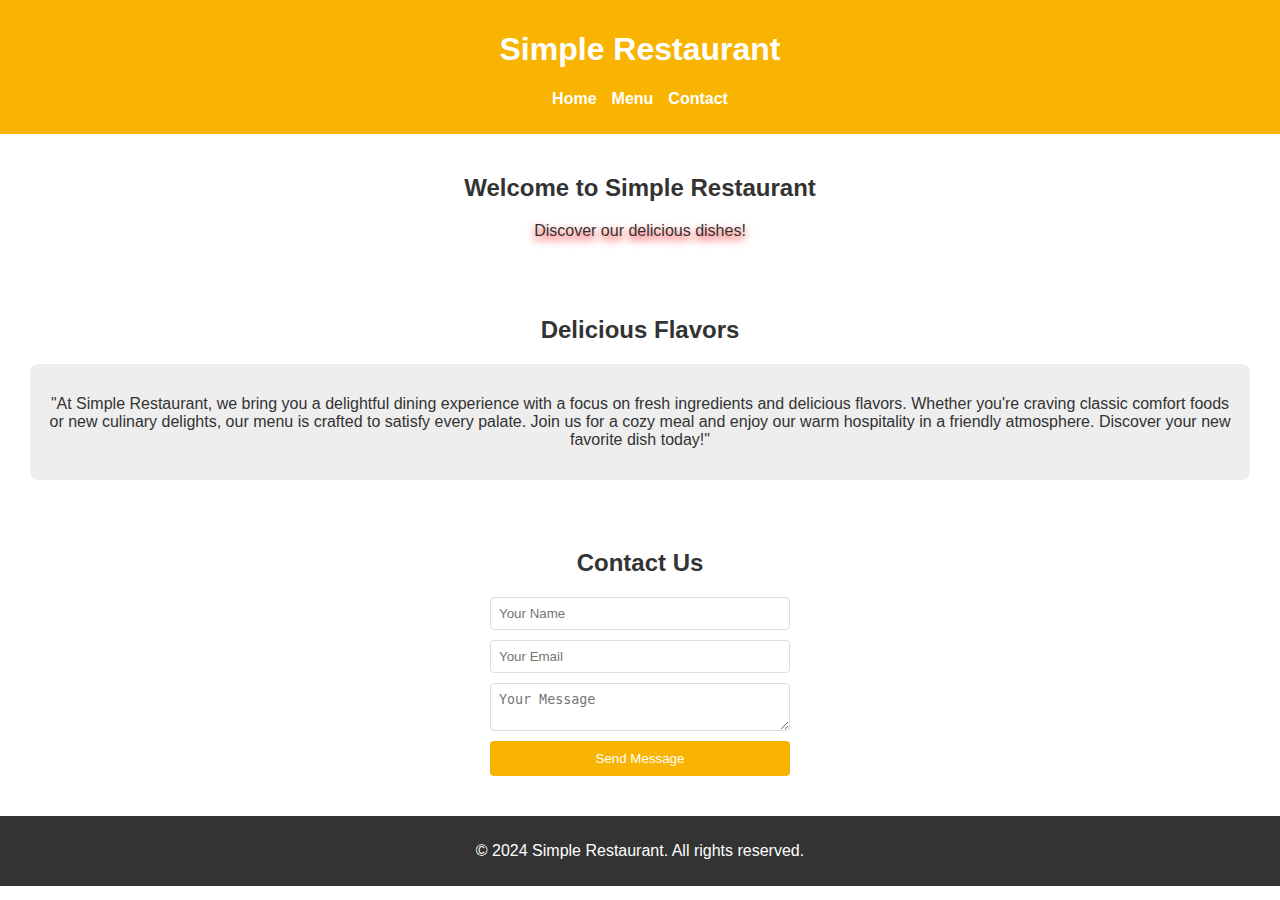
<file: index.html>
<!DOCTYPE html>
<html lang="en">
<head>
    <meta charset="UTF-8">
    <meta http-equiv="X-UA-Compatible" content="IE=edge">
    <meta name="viewport" content="width=device-width, initial-scale=1.0">
    <title>Simple Restaurant</title>
    <link rel="stylesheet" href="styles.css">
    <script src="scripts.js" defer></script>

</head>
<body>
    <header>
        <h1>Simple Restaurant</h1>
        <nav>
            <ul>
                <li><a href="#home">Home</a></li>
                <li><a href="http://127.0.0.1:5500/menu.html">Menu</a></li>
                <li><a href="#contact">Contact</a></li>
            </ul>
        </nav>
    </header>

    <section id="home">
        <h2>Welcome to Simple Restaurant</h2>
        <p id="heading">Discover our delicious dishes!</p>
    </section>

    <section id="menu">
        <h2 >Delicious Flavors</h2>
        <div class="menu-item">
            <p>"At Simple Restaurant, we bring you a delightful dining experience with a focus on fresh ingredients and delicious flavors. Whether you're craving classic comfort foods or new culinary delights, our menu is crafted to satisfy every palate. Join us for a cozy meal and enjoy our warm hospitality in a friendly atmosphere. Discover your new favorite dish today!"</p>
        </div>
    </section>

    <section id="contact">
        <h2>Contact Us</h2>
        <form id="contactForm">
            <input type="text" id="name" placeholder="Your Name" required>
            <input type="email" id="email" placeholder="Your Email" required>
            <textarea id="message" placeholder="Your Message" required></textarea>
            <button type="submit">Send Message</button>
        </form>
    </section>

    <footer>
        <p>&copy; 2024 Simple Restaurant. All rights reserved.</p>
    </footer>

   
</body>
</html>
</file>
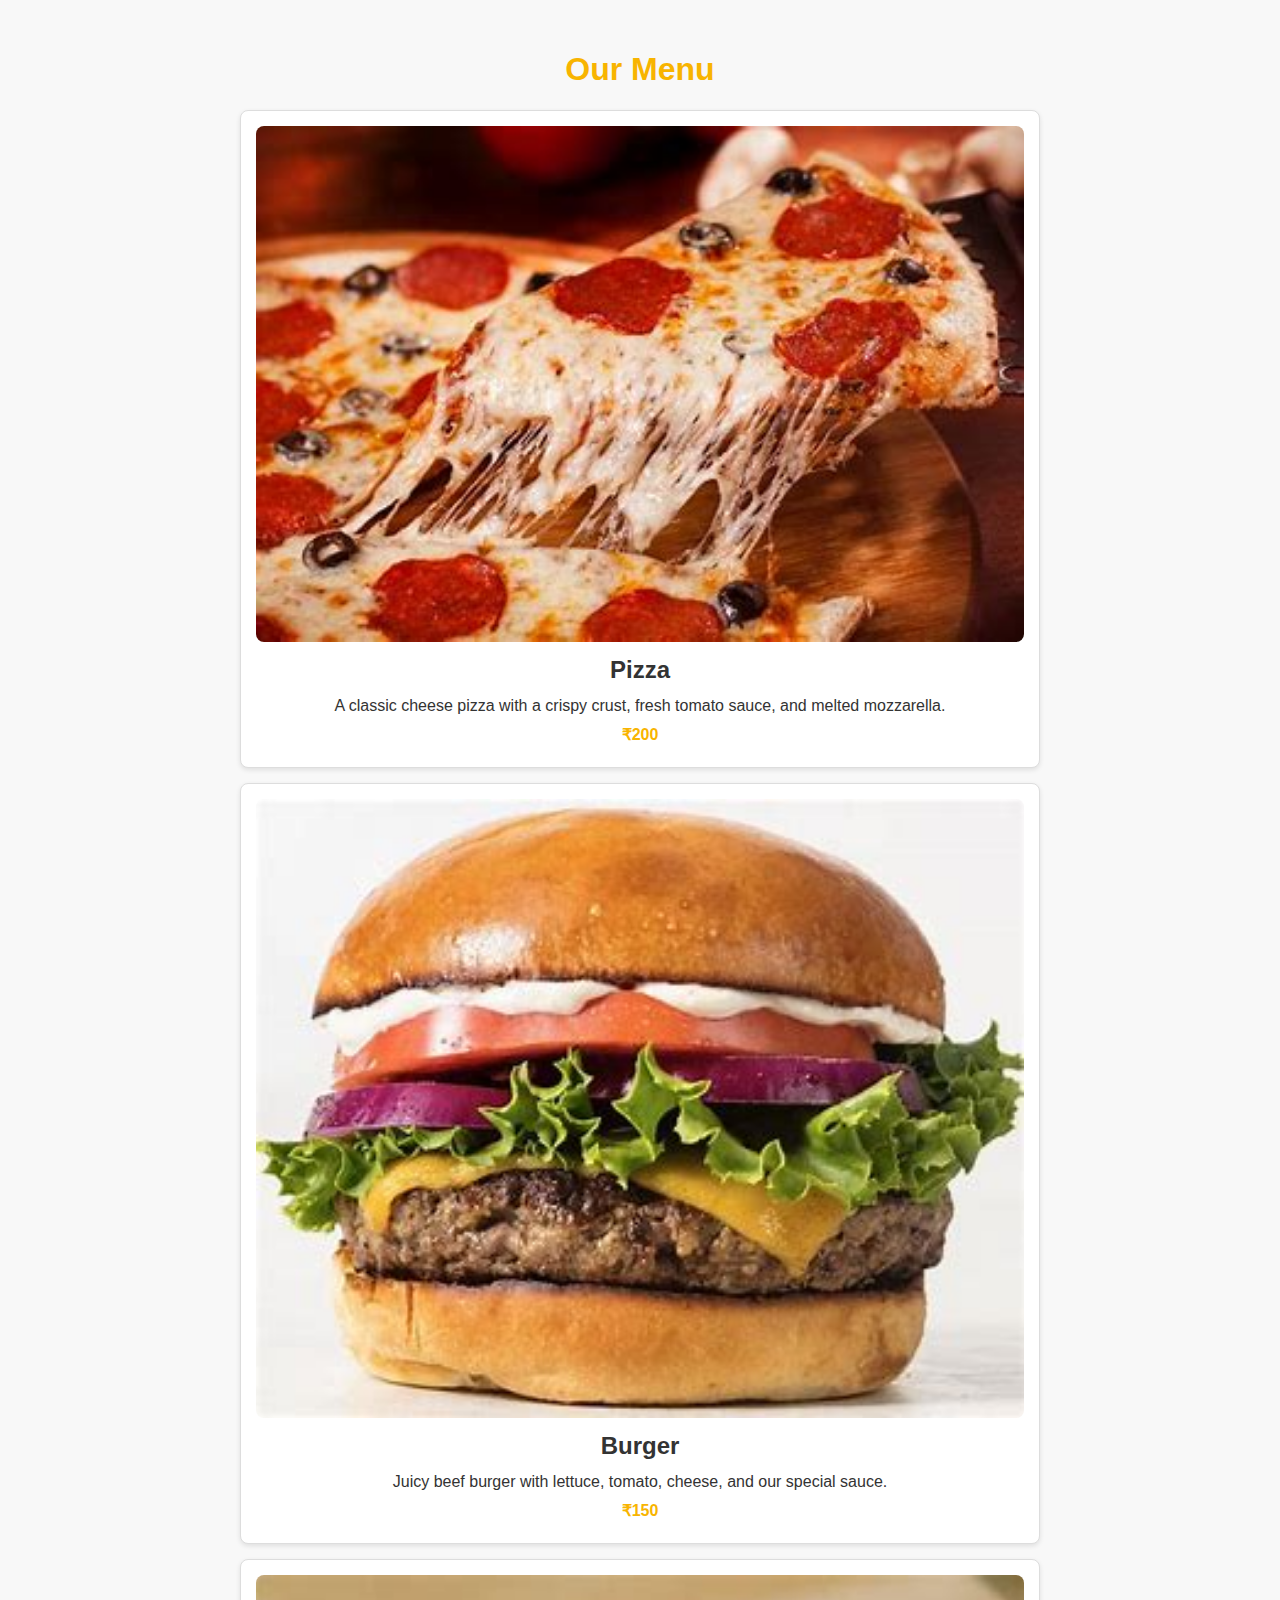
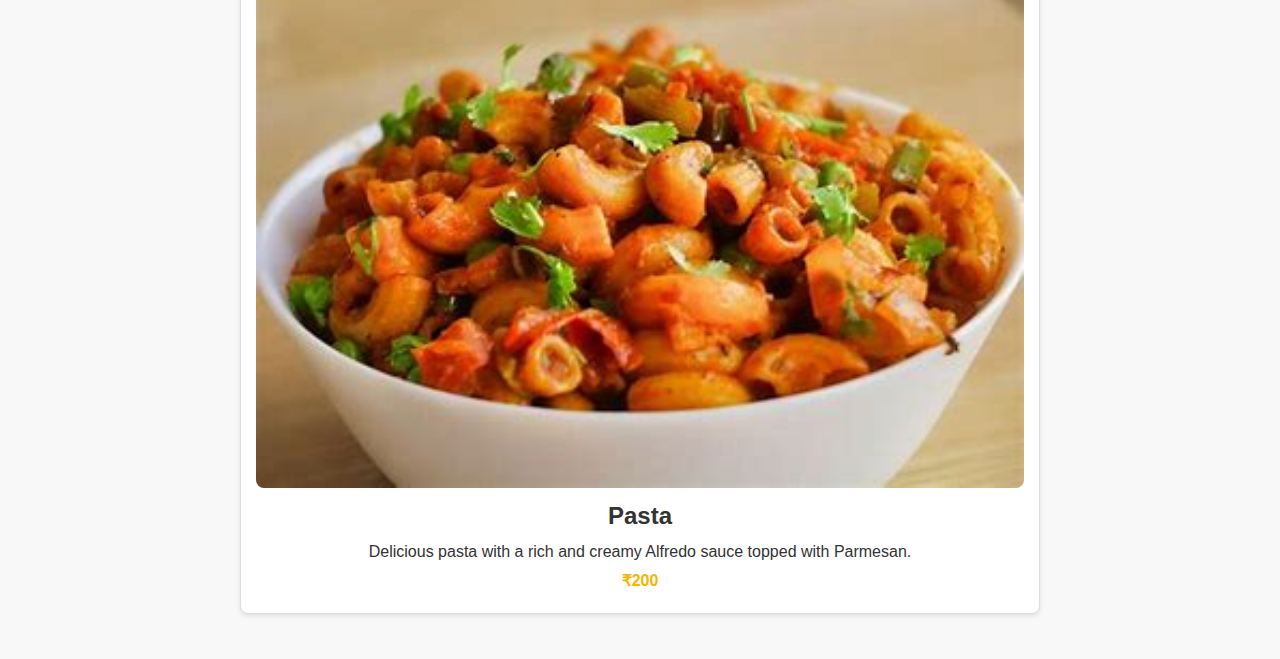
<file: menu.html>
<!DOCTYPE html>
<html lang="en">
<head>
    <meta charset="UTF-8">
    <meta name="viewport" content="width=device-width, initial-scale=1.0">
    <title>Restaurant Menu Card</title>
    <link rel="stylesheet" href="menu.css">
</head>
<body>
    <div class="menu-container">
        <h1>Our Menu</h1>
        <div class="menu-card">
            <img src="pizza.jpeg" alt="Pizza">
            <h2>Pizza</h2>
            <p>A classic cheese pizza with a crispy crust, fresh tomato sauce, and melted mozzarella.</p>
            <p class="price">₹200</p>
        </div>
        <div class="menu-card">
            <img src="burger.jpeg" alt="Burger">
            <h2>Burger</h2>
            <p>Juicy beef burger with lettuce, tomato, cheese, and our special sauce.</p>
            <p class="price">₹150</p>
        </div>
        <div class="menu-card">
            <img src="pasta.jpeg" alt="Pasta">
            <h2>Pasta</h2>
            <p>Delicious pasta with a rich and creamy Alfredo sauce topped with Parmesan.</p>
            <p class="price">₹200</p>
        </div>
    </div>
</body>
</html>
</file>
<file: styles.css>
/* General Styles */
body {
    font-family: Arial, sans-serif;
    margin: 0;
    padding: 0;
    color: #333;
}

header {
    background: #f8b400;
    color: white;
    padding: 10px 0;
    text-align: center;
}

nav ul {
    list-style: none;
    padding: 0;
    display: flex;
    justify-content: center;
    gap: 15px;
}

nav ul li a {
    color: white;
    text-decoration: none;
    font-weight: bold;
}

section {
    padding: 20px;
    text-align: center;
}

.menu-item {
    background: #eee;
    margin: 10px;
    padding: 15px;
    border-radius: 8px;
}

form {
    display: flex;
    flex-direction: column;
    max-width: 300px;
    margin: 0 auto;
    gap: 10px;
}

input, textarea {
    padding: 8px;
    border: 1px solid #ddd;
    border-radius: 4px;
}

button {
    padding: 10px;
    background: #f8b400;
    color: white;
    border: none;
    cursor: pointer;
    border-radius: 4px;
}

button:hover {
    background: #e89a00;
}

footer {
    text-align: center;
    padding: 10px;
    background: #333;
    color: #fff;
    margin-top: 20px;
}
#heading{
   text-shadow: 0 4px 8px rgb(255, 0, 0);
}
</file>
<file: menu.css>
/* General Styles */
body {
    font-family: Arial, sans-serif;
    margin: 0;
    padding: 0;
    background-color: #f8f8f8;
    color: #333;
}

.menu-container {
    max-width: 800px;
    margin: 20px auto;
    padding: 10px;
    text-align: center;
}

h1 {
    color: #f8b400;
}

/* Menu Card Styles */
.menu-card {
    background: white;
    border: 1px solid #ddd;
    border-radius: 8px;
    padding: 15px;
    margin: 15px 0;
    box-shadow: 0 2px 5px rgba(0, 0, 0, 0.1);
    transition: transform 0.2s;
}

.menu-card:hover {
    transform: scale(1.05);
}

.menu-card img {
    width: 100%;
    height: auto;
    border-radius: 8px;
}

.menu-card h2 {
    margin: 10px 0;
    color: #333;
}

.menu-card p {
    margin: 5px 0;
    line-height: 1.5;
}

.price {
    font-weight: bold;
    color: #f8b400;
}
</file>
